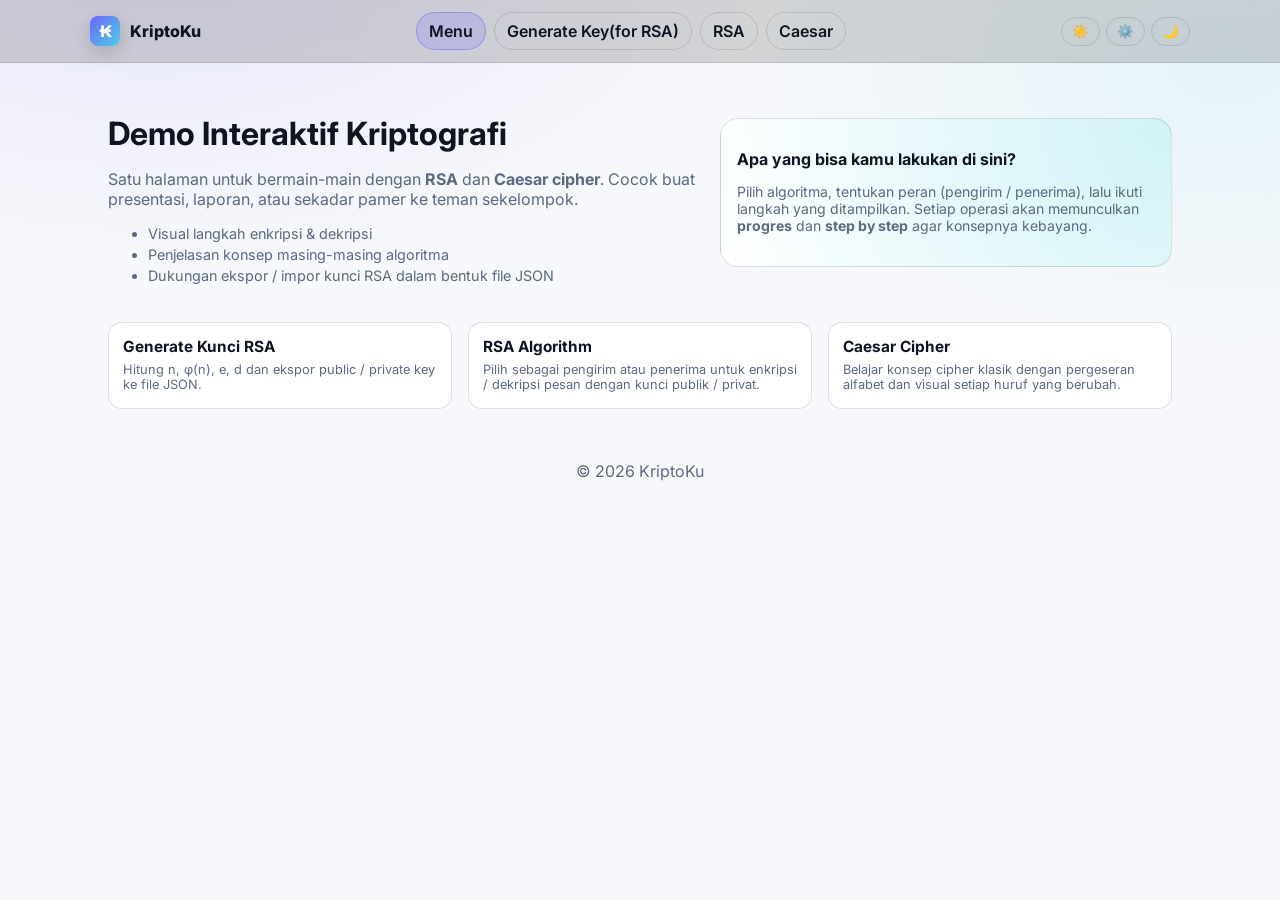
<file: index.html>
<!DOCTYPE html>
<html lang="id" data-theme="system">
<head>
  <meta charset="UTF-8" />
  <meta name="viewport" content="width=device-width, initial-scale=1.0" />
  <title>KriptoKu • Menu</title>
  <link rel="preconnect" href="https://fonts.gstatic.com" crossorigin>
  <link href="https://fonts.googleapis.com/css2?family=Inter:wght@400;600;800&display=swap" rel="stylesheet">
  <link rel="stylesheet" href="css/style.css" />
  <script defer src="js/utils.js"></script>
</head>
<body>
  <header class="site-header">
    <div class="container header-inner">
      <div class="brand">
        <span class="logo">₭</span>
        <span class="brand-name">KriptoKu</span>
      </div>
      <div class="header-actions">
        <a class="tab active" href="index.html">Menu</a>
        <a class="tab" href="rsa_keys.html">Generate Key(for RSA)</a>
        <a class="tab" href="rsa.html">RSA</a>
        <a class="tab" href="caesar.html">Caesar</a>
      </div>
      <div class="theme-toggle" role="group" aria-label="Tema">
        <button id="theme-light" class="chip" title="Tema terang">☀️</button>
        <button id="theme-system" class="chip" title="Ikuti sistem">⚙️</button>
        <button id="theme-dark" class="chip" title="Tema gelap">🌙</button>
      </div>
    </div>
  </header>

  <main class="main">
    <div class="container">
      <section class="hero-pro reveal">
        <div>
          <h1>Demo Interaktif Kriptografi</h1>
          <p>
            Satu halaman untuk bermain-main dengan <strong>RSA</strong> dan
            <strong>Caesar cipher</strong>. Cocok buat presentasi, laporan, atau sekadar pamer ke teman sekelompok.
          </p>
          <ul class="hero-points">
            <li>Visual langkah enkripsi & dekripsi</li>
            <li>Penjelasan konsep masing-masing algoritma</li>
            <li>Dukungan ekspor / impor kunci RSA dalam bentuk file JSON</li>
          </ul>
        </div>
        <aside class="hero-side">
          <h2>Apa yang bisa kamu lakukan di sini?</h2>
          <p>
            Pilih algoritma, tentukan peran (pengirim / penerima), lalu ikuti langkah yang ditampilkan.
            Setiap operasi akan memunculkan <strong>progres</strong> dan <strong>step by step</strong> agar konsepnya kebayang.
          </p>
        </aside>
      </section>

      <section class="feature-grid reveal">
        <a href="rsa_keys.html" class="feature-card">
          <strong>Generate Kunci RSA</strong>
          <small>Hitung n, φ(n), e, d dan ekspor public / private key ke file JSON.</small>
        </a>
        <a href="rsa.html" class="feature-card">
          <strong>RSA Algorithm</strong>
          <small>Pilih sebagai pengirim atau penerima untuk enkripsi / dekripsi pesan dengan kunci publik / privat.</small>
        </a>
        <a href="caesar.html" class="feature-card">
          <strong>Caesar Cipher</strong>
          <small>Belajar konsep cipher klasik dengan pergeseran alfabet dan visual setiap huruf yang berubah.</small>
        </a>
      </section>
    </div>
  </main>

  <footer class="site-footer">© <span id="year"></span> KriptoKu</footer>
  <script>document.getElementById('year').textContent=new Date().getFullYear()</script>
  <script defer src="js/theme.js"></script>
  <script defer src="js/helpers.js"></script>
</body>
</html>
</file>
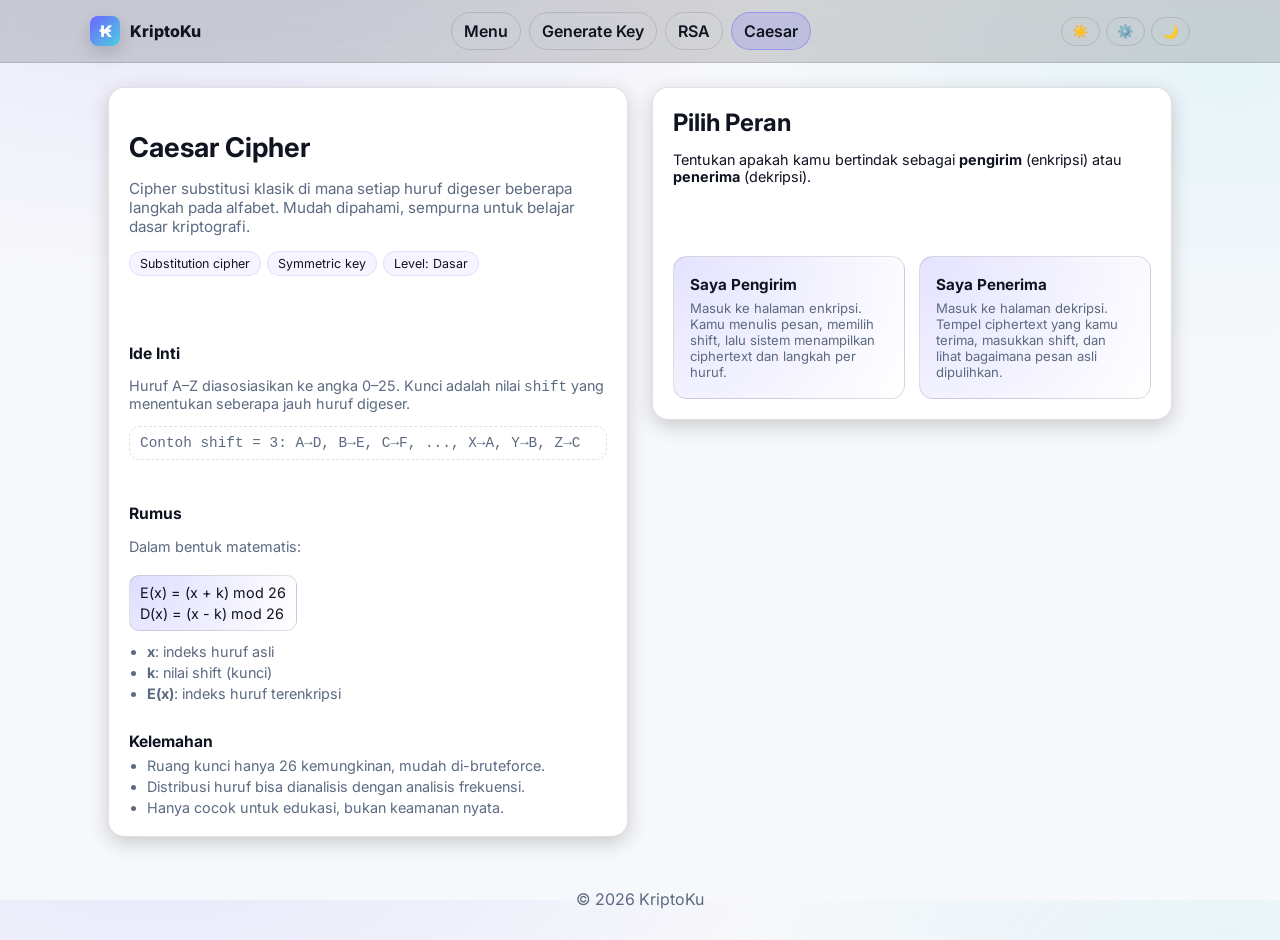
<file: caesar.html>
<!DOCTYPE html>
<html lang="id" data-theme="system">
<head>
  <meta charset="utf-8" />
  <meta name="viewport" content="width=device-width,initial-scale=1" />
  <title>KriptoKu • Caesar Algorithm</title>
  <link rel="preconnect" href="https://fonts.gstatic.com" crossorigin>
  <link href="https://fonts.googleapis.com/css2?family=Inter:wght@400;600;800&display=swap" rel="stylesheet">
  <link rel="stylesheet" href="css/style.css">
  <script defer src="js/utils.js"></script>
</head>
<body>
  <header class="site-header">
    <div class="container header-inner">
      <div class="brand">
        <span class="logo">₭</span>
        <a href="index.html" class="brand-name">KriptoKu</a>
      </div>
      <div class="header-actions">
        <a class="tab" href="index.html">Menu</a>
        <a class="tab" href="rsa_keys.html">Generate Key</a>
        <a class="tab" href="rsa.html">RSA</a>
        <a class="tab active" href="caesar.html">Caesar</a>
      </div>
      <div class="theme-toggle">
        <button id="theme-light" class="chip">☀️</button>
        <button id="theme-system" class="chip">⚙️</button>
        <button id="theme-dark" class="chip">🌙</button>
      </div>
    </div>
  </header>

  <main class="main">
    <div class="container page-grid">
      <section class="card reveal algo-panel">
        <div class="card-head">
          <div>
            <h1>Caesar Cipher</h1>
            <p class="lead">
              Cipher substitusi klasik di mana setiap huruf digeser beberapa langkah pada alfabet.
              Mudah dipahami, sempurna untuk belajar dasar kriptografi.
            </p>
          </div>
          <div class="algo-tags">
            <span class="chip-soft">Substitution cipher</span>
            <span class="chip-soft">Symmetric key</span>
            <span class="chip-soft">Level: Dasar</span>
          </div>
        </div>
        <div class="card-body algo-body">
          <div class="algo-section">
            <h3>Ide Inti</h3>
            <p>
              Huruf A–Z diasosiasikan ke angka 0–25. Kunci adalah nilai
              <code>shift</code> yang menentukan seberapa jauh huruf digeser.
            </p>
            <p class="mono-example">
              Contoh shift = 3: A→D, B→E, C→F, ..., X→A, Y→B, Z→C
            </p>
          </div>
          <div class="algo-section">
            <h3>Rumus</h3>
            <p>
              Dalam bentuk matematis:
            </p>
            <div class="formula-box">
              <span>E(x) = (x + k) mod 26</span>
              <span>D(x) = (x - k) mod 26</span>
            </div>
            <ul class="edu-list">
              <li><strong>x</strong>: indeks huruf asli</li>
              <li><strong>k</strong>: nilai shift (kunci)</li>
              <li><strong>E(x)</strong>: indeks huruf terenkripsi</li>
            </ul>
          </div>
          <div class="algo-section">
            <h3>Kelemahan</h3>
            <ul class="edu-list">
              <li>Ruang kunci hanya 26 kemungkinan, mudah di-bruteforce.</li>
              <li>Distribusi huruf bisa dianalisis dengan analisis frekuensi.</li>
              <li>Hanya cocok untuk edukasi, bukan keamanan nyata.</li>
            </ul>
          </div>
        </div>
      </section>

      <section class="card reveal roles-panel">
        <div class="card-head">
          <h2>Pilih Peran</h2>
          <p class="muted">
            Tentukan apakah kamu bertindak sebagai <strong>pengirim</strong> (enkripsi)
            atau <strong>penerima</strong> (dekripsi).
          </p>
        </div>
        <div class="card-body">
          <div class="role-cards">
            <a class="role-card" href="caesar_encrypt.html">
              <strong>Saya Pengirim</strong>
              <small>Masuk ke halaman enkripsi. Kamu menulis pesan, memilih shift, lalu sistem menampilkan ciphertext dan langkah per huruf.</small>
            </a>
            <a class="role-card" href="caesar_decrypt.html">
              <strong>Saya Penerima</strong>
              <small>Masuk ke halaman dekripsi. Tempel ciphertext yang kamu terima, masukkan shift, dan lihat bagaimana pesan asli dipulihkan.</small>
            </a>
          </div>
        </div>
      </section>
    </div>
  </main>

  <footer class="site-footer">© <span id="year"></span> KriptoKu</footer>
  <script>document.getElementById('year').textContent=new Date().getFullYear()</script>
  <script defer src="js/theme.js"></script>
  <script defer src="js/helpers.js"></script>
</body>
</html>
</file>
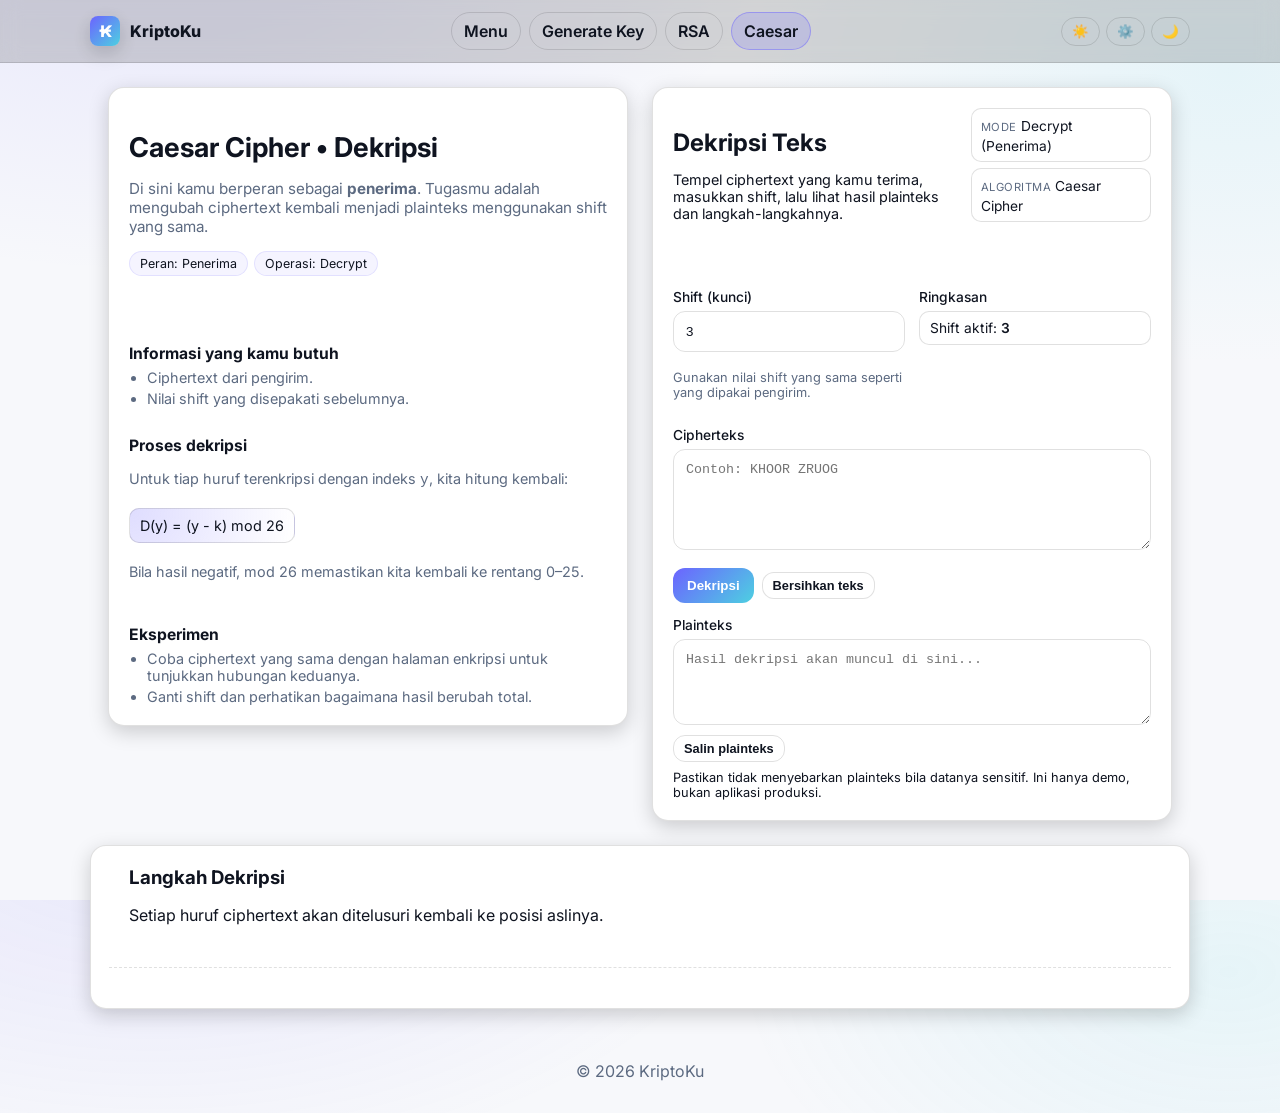
<file: caesar_decrypt.html>
<!DOCTYPE html>
<html lang="id" data-theme="system">
<head>
  <meta charset="UTF-8" />
  <meta name="viewport" content="width=device-width, initial-scale=1.0" />
  <title>KriptoKu • Caesar Decrypt</title>
  <link rel="preconnect" href="https://fonts.gstatic.com" crossorigin>
  <link href="https://fonts.googleapis.com/css2?family=Inter:wght@400;600;800&display=swap" rel="stylesheet">
  <link rel="stylesheet" href="css/style.css" />
  <script defer src="js/utils.js"></script>
</head>
<body>
  <header class="site-header">
    <div class="container header-inner">
      <div class="brand">
        <span class="logo">₭</span>
        <a href="caesar.html" class="brand-name">KriptoKu</a>
      </div>
      <div class="header-actions">
        <a class="tab" href="index.html">Menu</a>
        <a class="tab" href="rsa_keys.html">Generate Key</a>
        <a class="tab" href="rsa.html">RSA</a>
        <a class="tab active" href="caesar.html">Caesar</a>
      </div>
      <div class="theme-toggle">
        <button id="theme-light" class="chip">☀️</button>
        <button id="theme-system" class="chip">⚙️</button>
        <button id="theme-dark" class="chip">🌙</button>
      </div>
    </div>
  </header>

  <main class="main">
    <div class="container page-grid">
      <!-- Panel edukasi -->
      <section class="card reveal algo-panel">
        <div class="card-head">
          <div>
            <h1>Caesar Cipher • Dekripsi</h1>
            <p class="lead">
              Di sini kamu berperan sebagai <strong>penerima</strong>. Tugasmu adalah
              mengubah ciphertext kembali menjadi plainteks menggunakan shift yang sama.
            </p>
          </div>
          <div class="algo-tags">
            <span class="chip-soft">Peran: Penerima</span>
            <span class="chip-soft">Operasi: Decrypt</span>
          </div>
        </div>
        <div class="card-body algo-body">
          <div class="algo-section">
            <h3>Informasi yang kamu butuh</h3>
            <ul class="edu-list">
              <li>Ciphertext dari pengirim.</li>
              <li>Nilai shift yang disepakati sebelumnya.</li>
            </ul>
          </div>
          <div class="algo-section">
            <h3>Proses dekripsi</h3>
            <p>
              Untuk tiap huruf terenkripsi dengan indeks <code>y</code>, kita hitung kembali:
            </p>
            <div class="formula-box">
              <span>D(y) = (y - k) mod 26</span>
            </div>
            <p class="field-hint">
              Bila hasil negatif, mod 26 memastikan kita kembali ke rentang 0–25.
            </p>
          </div>
          <div class="algo-section">
            <h3>Eksperimen</h3>
            <ul class="edu-list">
              <li>Coba ciphertext yang sama dengan halaman enkripsi untuk tunjukkan hubungan keduanya.</li>
              <li>Ganti shift dan perhatikan bagaimana hasil berubah total.</li>
            </ul>
          </div>
        </div>
      </section>

      <!-- Workspace dekripsi -->
      <section class="card reveal workspace">
        <div class="card-head workspace-head">
          <div>
            <h2>Dekripsi Teks</h2>
            <p class="muted">
              Tempel ciphertext yang kamu terima, masukkan shift, lalu lihat hasil plainteks dan langkah-langkahnya.
            </p>
          </div>
          <div class="workspace-meta">
            <div class="meta-item">
              <span class="meta-label">Mode</span>
              <span class="meta-value">Decrypt (Penerima)</span>
            </div>
            <div class="meta-item">
              <span class="meta-label">Algoritma</span>
              <span class="meta-value">Caesar Cipher</span>
            </div>
          </div>
        </div>

        <div class="card-body workspace-body">
          <div class="field-row">
            <div class="field-group">
              <label for="shift">Shift (kunci)</label>
              <input id="shift" class="input" type="number" value="3" min="0" max="25" />
              <p class="field-hint">
                Gunakan nilai shift yang sama seperti yang dipakai pengirim.
              </p>
            </div>
            <div class="field-group">
              <label>Ringkasan</label>
              <div class="summary-box">
                <div>Shift aktif: <span id="shift-label">3</span></div>
              </div>
            </div>
          </div>

          <div class="field-group">
            <label for="cipher">Cipherteks</label>
            <textarea id="cipher" class="input" rows="5" placeholder="Contoh: KHOOR ZRUOG"></textarea>
          </div>

          <div class="actions">
            <button id="decrypt" class="btn primary">Dekripsi</button>
            <button id="clearCipher" type="button" class="btn subtle small">Bersihkan teks</button>
          </div>

          <div class="field-group">
            <label for="out">Plainteks</label>
            <textarea id="out" class="input" rows="4" readonly
              placeholder="Hasil dekripsi akan muncul di sini..."></textarea>
            <div class="field-footer">
              <button id="copy" type="button" class="btn ghost small">Salin plainteks</button>
              <span class="muted small">
                Pastikan tidak menyebarkan plainteks bila datanya sensitif. Ini hanya demo, bukan aplikasi produksi.
              </span>
            </div>
          </div>
        </div>
      </section>
    </div>

    <!-- Langkah detail -->
    <section class="container card reveal steps-card">
      <div class="card-head">
        <div>
          <h3>Langkah Dekripsi</h3>
          <p class="muted">
            Setiap huruf ciphertext akan ditelusuri kembali ke posisi aslinya.
          </p>
        </div>
        <div class="progressbar">
          <span id="prog"></span>
        </div>
      </div>
      <div class="card-body steps-wrap">
        <div id="steps" class="steps"></div>
      </div>
    </section>
  </main>

  <footer class="site-footer">© <span id="year"></span> KriptoKu</footer>
  <script>
    document.getElementById('year').textContent = new Date().getFullYear();
    document.addEventListener('DOMContentLoaded', () => {
      const shift = document.getElementById('shift');
      const shiftLabel = document.getElementById('shift-label');
      const clearBtn = document.getElementById('clearCipher');
      const cipher = document.getElementById('cipher');

      if (shift && shiftLabel) {
        const updateShift = () => shiftLabel.textContent = shift.value || '0';
        shift.addEventListener('input', updateShift);
        updateShift();
      }

      if (clearBtn && cipher) {
        clearBtn.addEventListener('click', () => cipher.value = '');
      }
    });
  </script>
  <script defer src="js/theme.js"></script>
  <script defer src="js/helpers.js"></script>
  <script defer src="js/caesar_decrypt.js"></script>
</body>
</html>
</file>
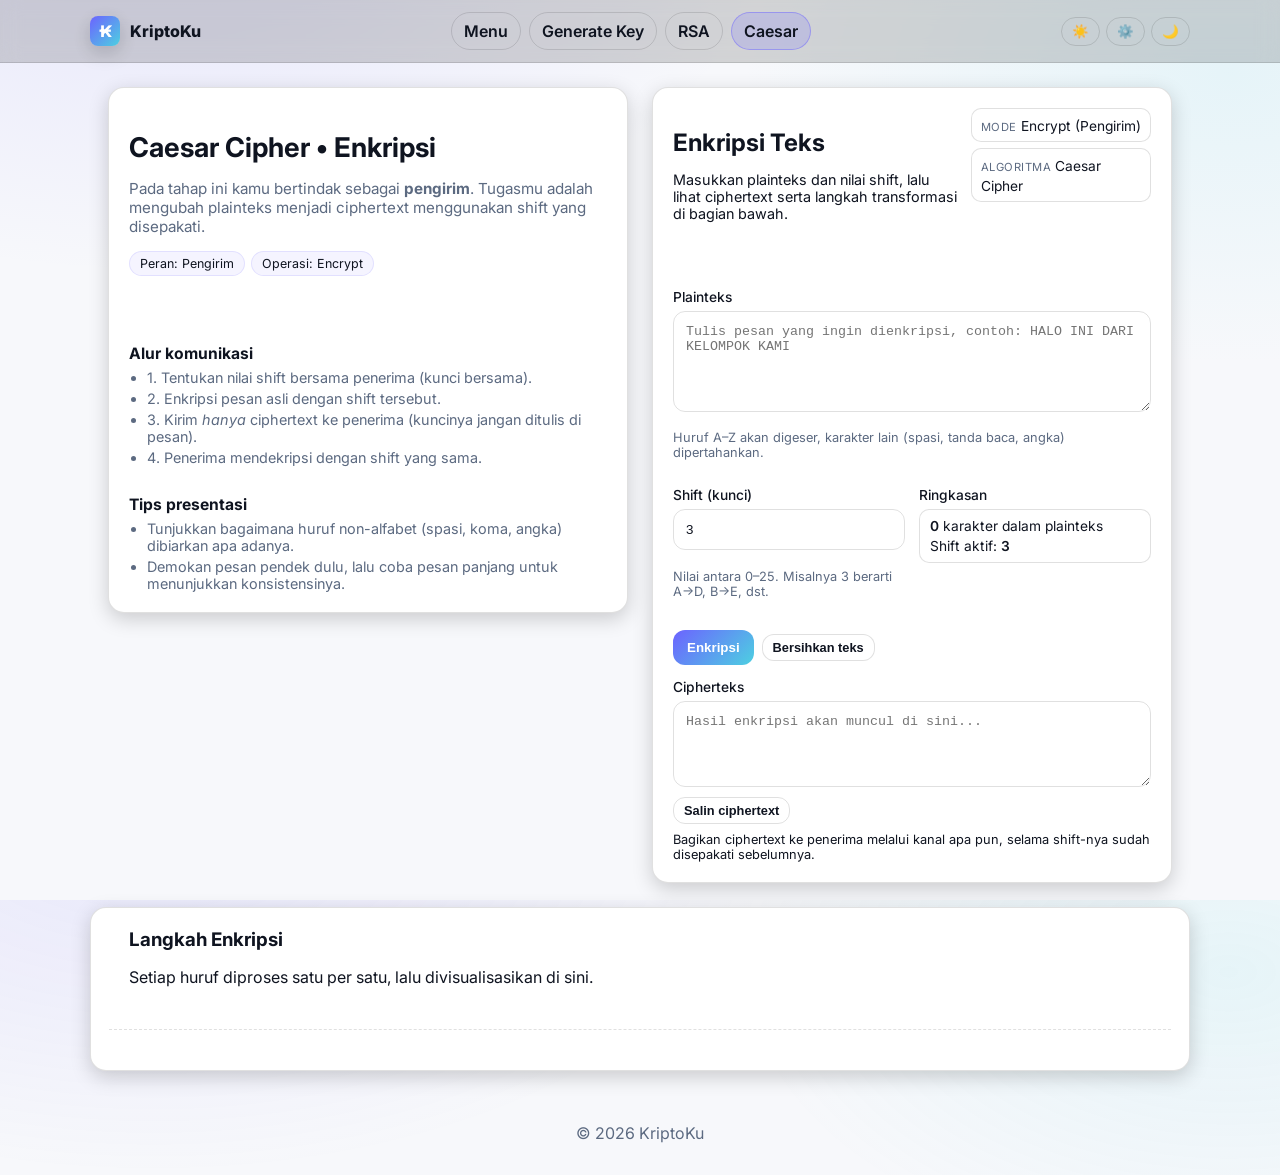
<file: caesar_encrypt.html>
<!DOCTYPE html>
<html lang="id" data-theme="system">
<head>
  <meta charset="UTF-8" />
  <meta name="viewport" content="width=device-width, initial-scale=1.0" />
  <title>KriptoKu • Caesar Encrypt</title>
  <link rel="preconnect" href="https://fonts.gstatic.com" crossorigin>
  <link href="https://fonts.googleapis.com/css2?family=Inter:wght@400;600;800&display=swap" rel="stylesheet">
  <link rel="stylesheet" href="css/style.css" />
  <script defer src="js/utils.js"></script>
</head>
<body>
  <header class="site-header">
    <div class="container header-inner">
      <div class="brand">
        <span class="logo">₭</span>
        <a href="caesar.html" class="brand-name">KriptoKu</a>
      </div>
      <div class="header-actions">
        <a class="tab" href="index.html">Menu</a>
        <a class="tab" href="rsa_keys.html">Generate Key</a>
        <a class="tab" href="rsa.html">RSA</a>
        <a class="tab active" href="caesar.html">Caesar</a>
      </div>
      <div class="theme-toggle">
        <button id="theme-light" class="chip">☀️</button>
        <button id="theme-system" class="chip">⚙️</button>
        <button id="theme-dark" class="chip">🌙</button>
      </div>
    </div>
  </header>

  <main class="main">
    <div class="container page-grid">
      <!-- Panel edukasi -->
      <section class="card reveal algo-panel">
        <div class="card-head">
          <div>
            <h1>Caesar Cipher • Enkripsi</h1>
            <p class="lead">
              Pada tahap ini kamu bertindak sebagai <strong>pengirim</strong>. Tugasmu adalah
              mengubah plainteks menjadi ciphertext menggunakan shift yang disepakati.
            </p>
          </div>
          <div class="algo-tags">
            <span class="chip-soft">Peran: Pengirim</span>
            <span class="chip-soft">Operasi: Encrypt</span>
          </div>
        </div>
        <div class="card-body algo-body">
          <div class="algo-section">
            <h3>Alur komunikasi</h3>
            <ul class="edu-list">
              <li>1. Tentukan nilai shift bersama penerima (kunci bersama).</li>
              <li>2. Enkripsi pesan asli dengan shift tersebut.</li>
              <li>3. Kirim <em>hanya</em> ciphertext ke penerima (kuncinya jangan ditulis di pesan).</li>
              <li>4. Penerima mendekripsi dengan shift yang sama.</li>
            </ul>
          </div>
          <div class="algo-section">
            <h3>Tips presentasi</h3>
            <ul class="edu-list">
              <li>Tunjukkan bagaimana huruf non-alfabet (spasi, koma, angka) dibiarkan apa adanya.</li>
              <li>Demokan pesan pendek dulu, lalu coba pesan panjang untuk menunjukkan konsistensinya.</li>
            </ul>
          </div>
        </div>
      </section>

      <!-- Workspace enkripsi -->
      <section class="card reveal workspace">
        <div class="card-head workspace-head">
          <div>
            <h2>Enkripsi Teks</h2>
            <p class="muted">
              Masukkan plainteks dan nilai shift, lalu lihat ciphertext serta langkah transformasi
              di bagian bawah.
            </p>
          </div>
          <div class="workspace-meta">
            <div class="meta-item">
              <span class="meta-label">Mode</span>
              <span class="meta-value">Encrypt (Pengirim)</span>
            </div>
            <div class="meta-item">
              <span class="meta-label">Algoritma</span>
              <span class="meta-value">Caesar Cipher</span>
            </div>
          </div>
        </div>

        <div class="card-body workspace-body">
          <div class="field-group">
            <label for="plain">Plainteks</label>
            <textarea id="plain" rows="5" class="input"
              placeholder="Tulis pesan yang ingin dienkripsi, contoh: HALO INI DARI KELOMPOK KAMI"></textarea>
            <p class="field-hint">
              Huruf A–Z akan digeser, karakter lain (spasi, tanda baca, angka) dipertahankan.
            </p>
          </div>

          <div class="field-row">
            <div class="field-group">
              <label for="shift">Shift (kunci)</label>
              <input id="shift" class="input" type="number" value="3" min="0" max="25" />
              <p class="field-hint">
                Nilai antara 0–25. Misalnya 3 berarti A→D, B→E, dst.
              </p>
            </div>
            <div class="field-group">
              <label>Ringkasan</label>
              <div class="summary-box">
                <div><span id="len-plain">0</span> karakter dalam plainteks</div>
                <div>Shift aktif: <span id="shift-label">3</span></div>
              </div>
            </div>
          </div>

          <div class="actions">
            <button id="encrypt" class="btn primary">Enkripsi</button>
            <button id="clearPlain" type="button" class="btn subtle small">Bersihkan teks</button>
          </div>

          <div class="field-group">
            <label for="out">Cipherteks</label>
            <textarea id="out" class="input" rows="4" readonly
              placeholder="Hasil enkripsi akan muncul di sini..."></textarea>
            <div class="field-footer">
              <button id="copy" type="button" class="btn ghost small">Salin ciphertext</button>
              <span class="muted small">
                Bagikan ciphertext ke penerima melalui kanal apa pun, selama shift-nya sudah disepakati sebelumnya.
              </span>
            </div>
          </div>
        </div>
      </section>
    </div>

    <!-- Langkah detail -->
    <section class="container card reveal steps-card">
      <div class="card-head">
        <div>
          <h3>Langkah Enkripsi</h3>
          <p class="muted">
            Setiap huruf diproses satu per satu, lalu divisualisasikan di sini.
          </p>
        </div>
        <div class="progressbar">
          <span id="prog"></span>
        </div>
      </div>
      <div class="card-body steps-wrap">
        <div id="steps" class="steps"></div>
      </div>
    </section>
  </main>

  <footer class="site-footer">© <span id="year"></span> KriptoKu</footer>
  <script>
    document.getElementById('year').textContent = new Date().getFullYear();

    document.addEventListener('DOMContentLoaded', () => {
      const plain = document.getElementById('plain');
      const lenPlain = document.getElementById('len-plain');
      const shift = document.getElementById('shift');
      const shiftLabel = document.getElementById('shift-label');
      const clearBtn = document.getElementById('clearPlain');

      if (plain && lenPlain) {
        const updateLen = () => lenPlain.textContent = plain.value.length;
        plain.addEventListener('input', updateLen);
        updateLen();
      }

      if (shift && shiftLabel) {
        const updateShift = () => shiftLabel.textContent = shift.value || '0';
        shift.addEventListener('input', updateShift);
        updateShift();
      }

      if (clearBtn && plain && lenPlain) {
        clearBtn.addEventListener('click', () => {
          plain.value = '';
          lenPlain.textContent = '0';
        });
      }
    });
  </script>
  <script defer src="js/theme.js"></script>
  <script defer src="js/helpers.js"></script>
  <script defer src="js/caesar_encrypt.js"></script>
</body>
</html>
</file>
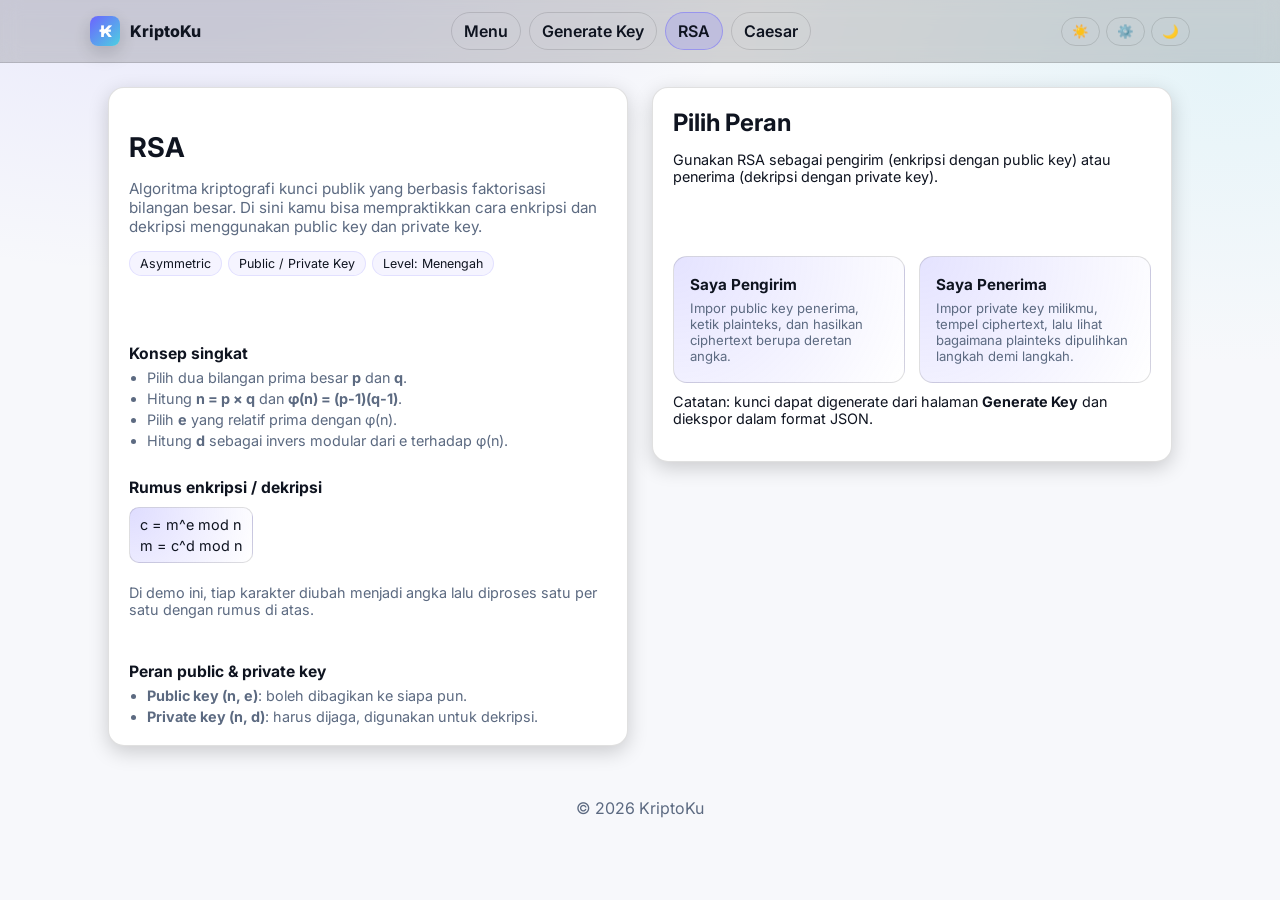
<file: rsa.html>
<!DOCTYPE html>
<html lang="id" data-theme="system">
<head>
  <meta charset="utf-8" />
  <meta name="viewport" content="width=device-width,initial-scale=1" />
  <title>KriptoKu • RSA Algorithm</title>
  <link rel="preconnect" href="https://fonts.gstatic.com" crossorigin>
  <link href="https://fonts.googleapis.com/css2?family=Inter:wght@400;600;800&display=swap" rel="stylesheet">
  <link rel="stylesheet" href="css/style.css">
  <script defer src="js/utils.js"></script>
</head>
<body>
  <header class="site-header">
    <div class="container header-inner">
      <div class="brand">
        <span class="logo">₭</span>
        <a href="index.html" class="brand-name">KriptoKu</a>
      </div>
      <div class="header-actions">
        <a class="tab" href="index.html">Menu</a>
        <a class="tab" href="rsa_keys.html">Generate Key</a>
        <a class="tab active" href="rsa.html">RSA</a>
        <a class="tab" href="caesar.html">Caesar</a>
      </div>
      <div class="theme-toggle">
        <button id="theme-light" class="chip">☀️</button>
        <button id="theme-system" class="chip">⚙️</button>
        <button id="theme-dark" class="chip">🌙</button>
      </div>
    </div>
  </header>

  <main class="main">
    <div class="container page-grid">
      <section class="card reveal algo-panel">
        <div class="card-head">
          <div>
            <h1>RSA</h1>
            <p class="lead">
              Algoritma kriptografi kunci publik yang berbasis faktorisasi bilangan besar.
              Di sini kamu bisa mempraktikkan cara enkripsi dan dekripsi menggunakan public key dan private key.
            </p>
          </div>
          <div class="algo-tags">
            <span class="chip-soft">Asymmetric</span>
            <span class="chip-soft">Public / Private Key</span>
            <span class="chip-soft">Level: Menengah</span>
          </div>
        </div>
        <div class="card-body algo-body">
          <div class="algo-section">
            <h3>Konsep singkat</h3>
            <ul class="edu-list">
              <li>Pilih dua bilangan prima besar <strong>p</strong> dan <strong>q</strong>.</li>
              <li>Hitung <strong>n = p × q</strong> dan <strong>φ(n) = (p-1)(q-1)</strong>.</li>
              <li>Pilih <strong>e</strong> yang relatif prima dengan φ(n).</li>
              <li>Hitung <strong>d</strong> sebagai invers modular dari e terhadap φ(n).</li>
            </ul>
          </div>
          <div class="algo-section">
            <h3>Rumus enkripsi / dekripsi</h3>
            <div class="formula-box">
              <span>c = m^e mod n</span>
              <span>m = c^d mod n</span>
            </div>
            <p class="field-hint">
              Di demo ini, tiap karakter diubah menjadi angka lalu diproses satu per satu dengan rumus di atas.
            </p>
          </div>
          <div class="algo-section">
            <h3>Peran public & private key</h3>
            <ul class="edu-list">
              <li><strong>Public key (n, e)</strong>: boleh dibagikan ke siapa pun.</li>
              <li><strong>Private key (n, d)</strong>: harus dijaga, digunakan untuk dekripsi.</li>
            </ul>
          </div>
        </div>
      </section>

      <section class="card reveal roles-panel">
        <div class="card-head">
          <h2>Pilih Peran</h2>
          <p class="muted">
            Gunakan RSA sebagai pengirim (enkripsi dengan public key) atau penerima (dekripsi dengan private key).
          </p>
        </div>
        <div class="card-body">
          <div class="role-cards">
            <a class="role-card" href="rsa_encrypt.html">
              <strong>Saya Pengirim</strong>
              <small>Impor public key penerima, ketik plainteks, dan hasilkan ciphertext berupa deretan angka.</small>
            </a>
            <a class="role-card" href="rsa_decrypt.html">
              <strong>Saya Penerima</strong>
              <small>Impor private key milikmu, tempel ciphertext, lalu lihat bagaimana plainteks dipulihkan langkah demi langkah.</small>
            </a>
          </div>
          <p class="muted small" style="margin-top:10px">
            Catatan: kunci dapat digenerate dari halaman <strong>Generate Key</strong> dan diekspor dalam format JSON.
          </p>
        </div>
      </section>
    </div>
  </main>

  <footer class="site-footer">© <span id="year"></span> KriptoKu</footer>
  <script>document.getElementById('year').textContent=new Date().getFullYear()</script>
  <script defer src="js/theme.js"></script>
  <script defer src="js/helpers.js"></script>
</body>
</html>
</file>
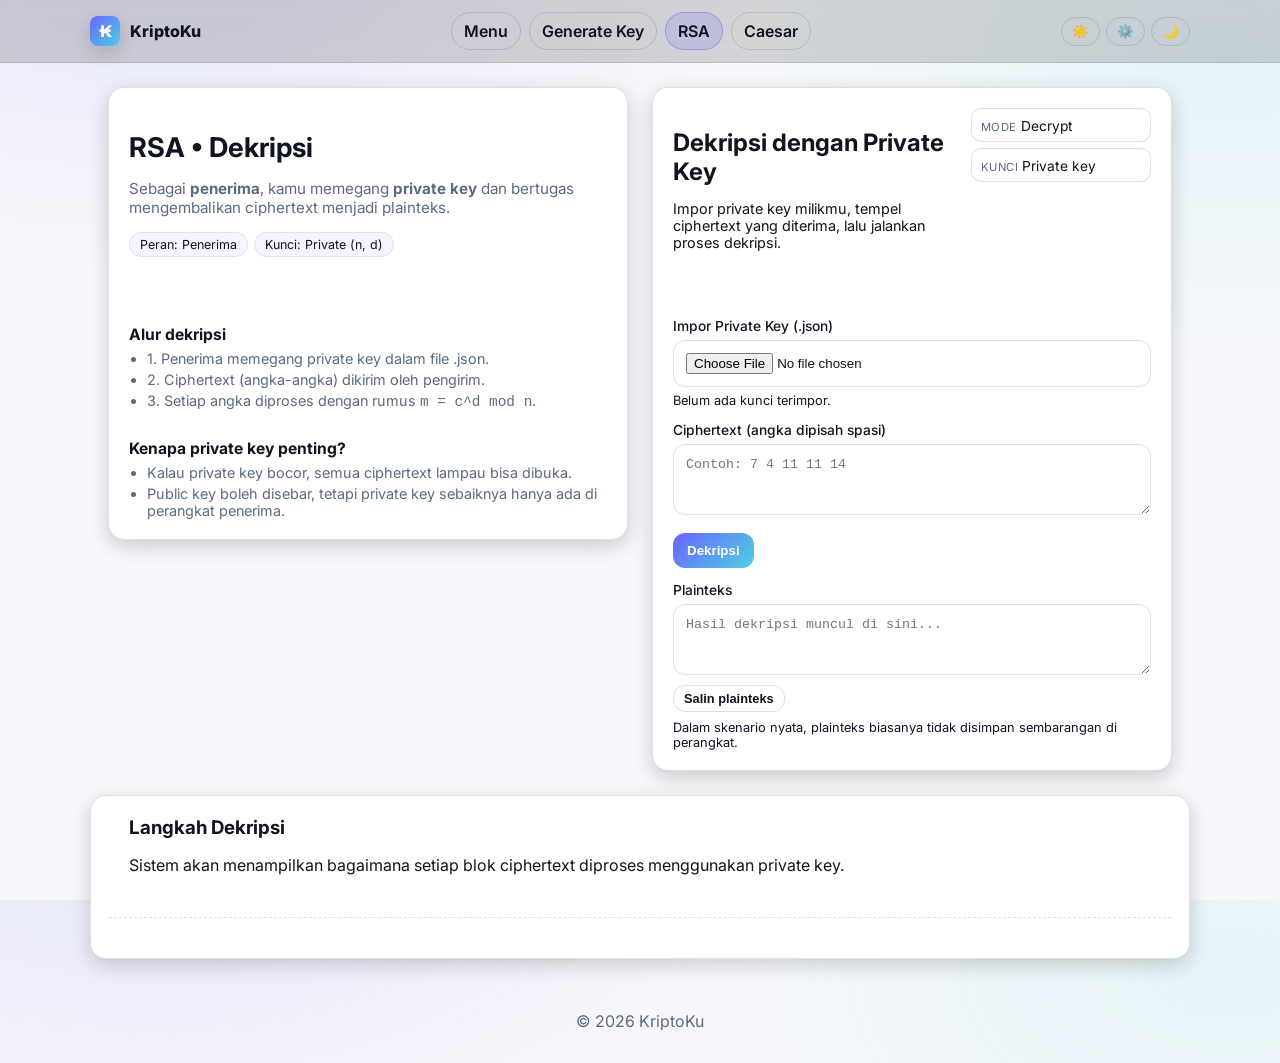
<file: rsa_decrypt.html>
<!DOCTYPE html>
<html lang="id" data-theme="system">
<head>
  <meta charset="UTF-8" />
  <meta name="viewport" content="width=device-width, initial-scale=1.0" />
  <title>KriptoKu • RSA Decrypt</title>
  <link rel="preconnect" href="https://fonts.gstatic.com" crossorigin>
  <link href="https://fonts.googleapis.com/css2?family=Inter:wght@400;600;800&display=swap" rel="stylesheet">
  <link rel="stylesheet" href="css/style.css" />
  <script defer src="js/utils.js"></script>
</head>
<body>
  <header class="site-header">
    <div class="container header-inner">
      <div class="brand">
        <span class="logo">₭</span>
        <a href="rsa.html" class="brand-name">KriptoKu</a>
      </div>
      <div class="header-actions">
        <a class="tab" href="index.html">Menu</a>
        <a class="tab" href="rsa_keys.html">Generate Key</a>
        <a class="tab active" href="rsa.html">RSA</a>
        <a class="tab" href="caesar.html">Caesar</a>
      </div>
      <div class="theme-toggle">
        <button id="theme-light" class="chip">☀️</button>
        <button id="theme-system" class="chip">⚙️</button>
        <button id="theme-dark" class="chip">🌙</button>
      </div>
    </div>
  </header>

  <main class="main">
    <div class="container page-grid">
      <!-- Edukasi -->
      <section class="card reveal algo-panel">
        <div class="card-head">
          <div>
            <h1>RSA • Dekripsi</h1>
            <p class="lead">
              Sebagai <strong>penerima</strong>, kamu memegang <strong>private key</strong> dan
              bertugas mengembalikan ciphertext menjadi plainteks.
            </p>
          </div>
          <div class="algo-tags">
            <span class="chip-soft">Peran: Penerima</span>
            <span class="chip-soft">Kunci: Private (n, d)</span>
          </div>
        </div>
        <div class="card-body algo-body">
          <div class="algo-section">
            <h3>Alur dekripsi</h3>
            <ul class="edu-list">
              <li>1. Penerima memegang private key dalam file .json.</li>
              <li>2. Ciphertext (angka-angka) dikirim oleh pengirim.</li>
              <li>3. Setiap angka diproses dengan rumus <code>m = c^d mod n</code>.</li>
            </ul>
          </div>
          <div class="algo-section">
            <h3>Kenapa private key penting?</h3>
            <ul class="edu-list">
              <li>Kalau private key bocor, semua ciphertext lampau bisa dibuka.</li>
              <li>Public key boleh disebar, tetapi private key sebaiknya hanya ada di perangkat penerima.</li>
            </ul>
          </div>
        </div>
      </section>

      <!-- Workspace -->
      <section class="card reveal workspace">
        <div class="card-head workspace-head">
          <div>
            <h2>Dekripsi dengan Private Key</h2>
            <p class="muted">
              Impor private key milikmu, tempel ciphertext yang diterima, lalu jalankan proses dekripsi.
            </p>
          </div>
          <div class="workspace-meta">
            <div class="meta-item">
              <span class="meta-label">Mode</span>
              <span class="meta-value">Decrypt</span>
            </div>
            <div class="meta-item">
              <span class="meta-label">Kunci</span>
              <span class="meta-value">Private key</span>
            </div>
          </div>
        </div>

        <div class="card-body workspace-body">
          <div class="field-group">
            <label for="privFile">Impor Private Key (.json)</label>
            <input id="privFile" class="input" type="file" accept=".json" />
            <div id="privInfo" class="small muted">Belum ada kunci terimpor.</div>
          </div>

          <div class="field-group">
            <label for="cipher">Ciphertext (angka dipisah spasi)</label>
            <textarea id="cipher" class="input" rows="3"
              placeholder="Contoh: 7 4 11 11 14"></textarea>
          </div>

          <div class="actions">
            <button id="decrypt" class="btn primary">Dekripsi</button>
          </div>

          <div class="field-group">
            <label for="plain">Plainteks</label>
            <textarea id="plain" class="input" rows="3" readonly
              placeholder="Hasil dekripsi muncul di sini..."></textarea>
            <div class="field-footer">
              <button id="copyPlain" class="btn ghost small">Salin plainteks</button>
              <span class="muted small">
                Dalam skenario nyata, plainteks biasanya tidak disimpan sembarangan di perangkat.
              </span>
            </div>
          </div>
        </div>
      </section>
    </div>

    <section class="container card reveal steps-card">
      <div class="card-head">
        <div>
          <h3>Langkah Dekripsi</h3>
          <p class="muted">
            Sistem akan menampilkan bagaimana setiap blok ciphertext diproses menggunakan private key.
          </p>
        </div>
        <div class="progressbar"><span id="prog"></span></div>
      </div>
      <div class="card-body steps-wrap">
        <div id="steps" class="steps"></div>
      </div>
    </section>
  </main>

  <footer class="site-footer">© <span id="year"></span> KriptoKu</footer>
  <script>document.getElementById('year').textContent=new Date().getFullYear()</script>
  <script defer src="js/theme.js"></script>
  <script defer src="js/helpers.js"></script>
  <script defer src="js/rsa_decrypt.js"></script>
</body>
</html>
</file>
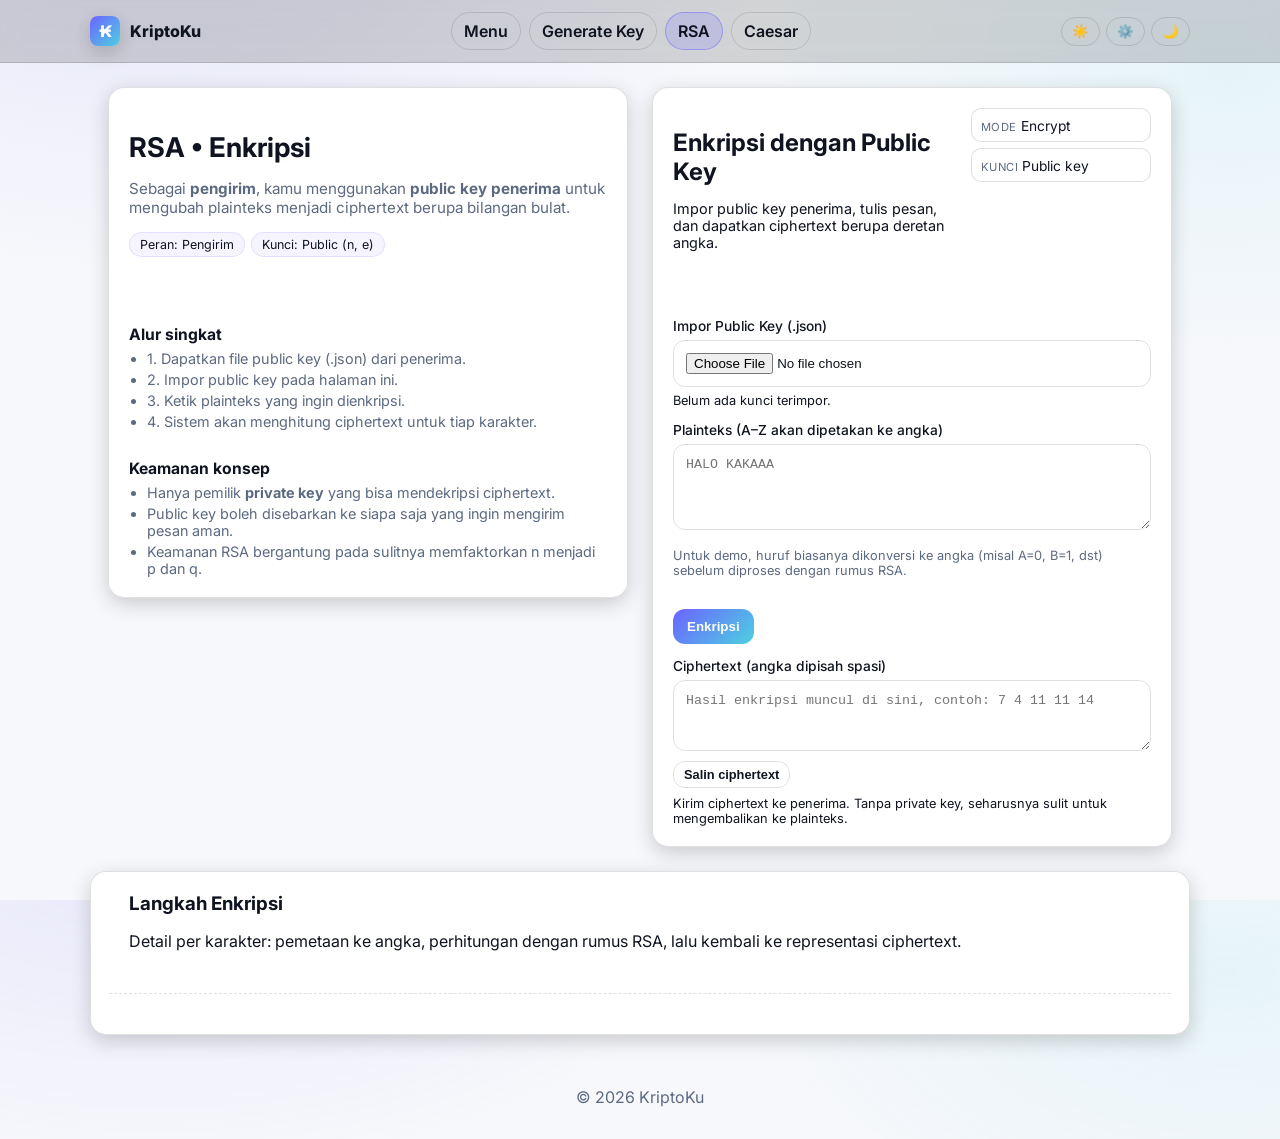
<file: rsa_encrypt.html>
<!DOCTYPE html>
<html lang="id" data-theme="system">
<head>
  <meta charset="UTF-8" />
  <meta name="viewport" content="width=device-width, initial-scale=1.0" />
  <title>KriptoKu • RSA Encrypt</title>
  <link rel="preconnect" href="https://fonts.gstatic.com" crossorigin>
  <link href="https://fonts.googleapis.com/css2?family=Inter:wght@400;600;800&display=swap" rel="stylesheet">
  <link rel="stylesheet" href="css/style.css" />
  <script defer src="js/utils.js"></script>
</head>
<body>
  <header class="site-header">
    <div class="container header-inner">
      <div class="brand">
        <span class="logo">₭</span>
        <a href="rsa.html" class="brand-name">KriptoKu</a>
      </div>
      <div class="header-actions">
        <a class="tab" href="index.html">Menu</a>
        <a class="tab" href="rsa_keys.html">Generate Key</a>
        <a class="tab active" href="rsa.html">RSA</a>
        <a class="tab" href="caesar.html">Caesar</a>
      </div>
      <div class="theme-toggle">
        <button id="theme-light" class="chip">☀️</button>
        <button id="theme-system" class="chip">⚙️</button>
        <button id="theme-dark" class="chip">🌙</button>
      </div>
    </div>
  </header>

  <main class="main">
    <div class="container page-grid">
      <!-- Edukasi -->
      <section class="card reveal algo-panel">
        <div class="card-head">
          <div>
            <h1>RSA • Enkripsi</h1>
            <p class="lead">
              Sebagai <strong>pengirim</strong>, kamu menggunakan <strong>public key
              penerima</strong> untuk mengubah plainteks menjadi ciphertext berupa bilangan bulat.
            </p>
          </div>
          <div class="algo-tags">
            <span class="chip-soft">Peran: Pengirim</span>
            <span class="chip-soft">Kunci: Public (n, e)</span>
          </div>
        </div>
        <div class="card-body algo-body">
          <div class="algo-section">
            <h3>Alur singkat</h3>
            <ul class="edu-list">
              <li>1. Dapatkan file public key (.json) dari penerima.</li>
              <li>2. Impor public key pada halaman ini.</li>
              <li>3. Ketik plainteks yang ingin dienkripsi.</li>
              <li>4. Sistem akan menghitung ciphertext untuk tiap karakter.</li>
            </ul>
          </div>
          <div class="algo-section">
            <h3>Keamanan konsep</h3>
            <ul class="edu-list">
              <li>Hanya pemilik <strong>private key</strong> yang bisa mendekripsi ciphertext.</li>
              <li>Public key boleh disebarkan ke siapa saja yang ingin mengirim pesan aman.</li>
              <li>Keamanan RSA bergantung pada sulitnya memfaktorkan n menjadi p dan q.</li>
            </ul>
          </div>
        </div>
      </section>

      <!-- Workspace -->
      <section class="card reveal workspace">
        <div class="card-head workspace-head">
          <div>
            <h2>Enkripsi dengan Public Key</h2>
            <p class="muted">
              Impor public key penerima, tulis pesan, dan dapatkan ciphertext berupa deretan angka.
            </p>
          </div>
          <div class="workspace-meta">
            <div class="meta-item">
              <span class="meta-label">Mode</span>
              <span class="meta-value">Encrypt</span>
            </div>
            <div class="meta-item">
              <span class="meta-label">Kunci</span>
              <span class="meta-value">Public key</span>
            </div>
          </div>
        </div>

        <div class="card-body workspace-body">
          <div class="field-group">
            <label for="pubFile">Impor Public Key (.json)</label>
            <input id="pubFile" class="input" type="file" accept=".json" />
            <div id="pubInfo" class="small muted">Belum ada kunci terimpor.</div>
          </div>

          <div class="field-group">
            <label for="plain">Plainteks (A–Z akan dipetakan ke angka)</label>
            <textarea id="plain" class="input" rows="4"
              placeholder="HALO KAKAAA"></textarea>
            <p class="field-hint">
              Untuk demo, huruf biasanya dikonversi ke angka (misal A=0, B=1, dst) sebelum diproses dengan rumus RSA.
            </p>
          </div>

          <div class="actions">
            <button id="encrypt" class="btn primary">Enkripsi</button>
          </div>

          <div class="field-group">
            <label for="cipher">Ciphertext (angka dipisah spasi)</label>
            <textarea id="cipher" class="input" rows="3" readonly
              placeholder="Hasil enkripsi muncul di sini, contoh: 7 4 11 11 14"></textarea>
            <div class="field-footer">
              <button id="copyCipher" class="btn ghost small">Salin ciphertext</button>
              <span class="muted small">
                Kirim ciphertext ke penerima. Tanpa private key, seharusnya sulit untuk mengembalikan ke plainteks.
              </span>
            </div>
          </div>
        </div>
      </section>
    </div>

    <section class="container card reveal steps-card">
      <div class="card-head">
        <div>
          <h3>Langkah Enkripsi</h3>
          <p class="muted">
            Detail per karakter: pemetaan ke angka, perhitungan dengan rumus RSA, lalu kembali ke representasi ciphertext.
          </p>
        </div>
        <div class="progressbar"><span id="prog"></span></div>
      </div>
      <div class="card-body steps-wrap">
        <div id="steps" class="steps"></div>
      </div>
    </section>
  </main>

  <footer class="site-footer">© <span id="year"></span> KriptoKu</footer>
  <script>document.getElementById('year').textContent=new Date().getFullYear()</script>
  <script defer src="js/theme.js"></script>
  <script defer src="js/helpers.js"></script>
  <script defer src="js/rsa_encrypt.js"></script>
</body>
</html>
</file>
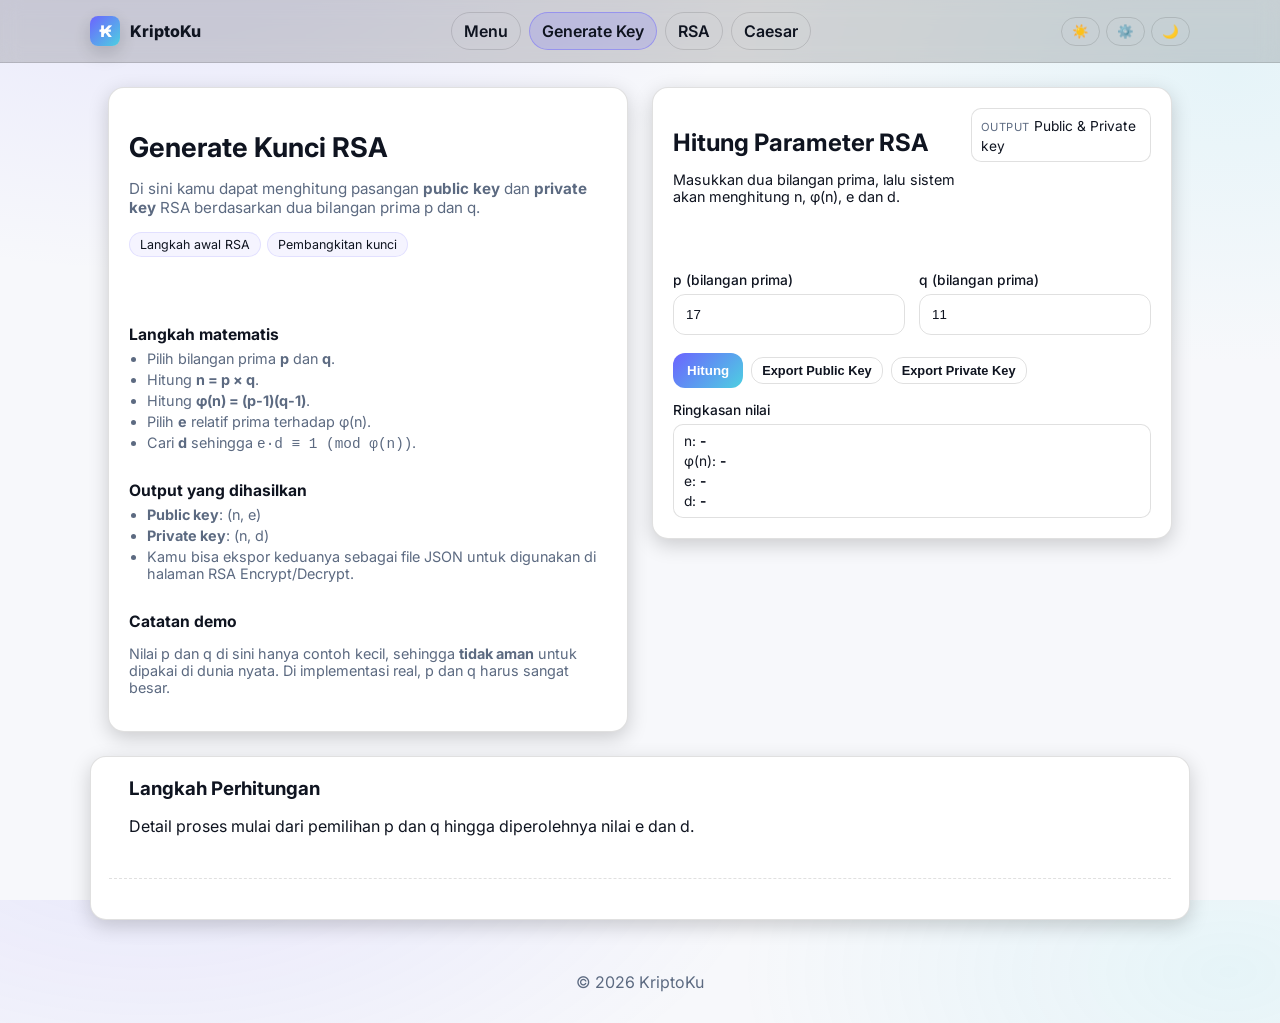
<file: rsa_keys.html>
<!DOCTYPE html>
<html lang="id" data-theme="system">
<head>
  <meta charset="UTF-8" />
  <meta name="viewport" content="width=device-width, initial-scale=1.0" />
  <title>KriptoKu • Generate RSA Keys</title>
  <link rel="preconnect" href="https://fonts.gstatic.com" crossorigin>
  <link href="https://fonts.googleapis.com/css2?family=Inter:wght@400;600;800&display=swap" rel="stylesheet">
  <link rel="stylesheet" href="css/style.css" />
  <script defer src="js/utils.js"></script>
</head>
<body>
  <header class="site-header">
    <div class="container header-inner">
      <div class="brand">
        <span class="logo">₭</span>
        <a href="index.html" class="brand-name">KriptoKu</a>
      </div>
      <div class="header-actions">
        <a class="tab" href="index.html">Menu</a>
        <a class="tab active" href="rsa_keys.html">Generate Key</a>
        <a class="tab" href="rsa.html">RSA</a>
        <a class="tab" href="caesar.html">Caesar</a>
      </div>
      <div class="theme-toggle">
        <button id="theme-light" class="chip">☀️</button>
        <button id="theme-system" class="chip">⚙️</button>
        <button id="theme-dark" class="chip">🌙</button>
      </div>
    </div>
  </header>

  <main class="main">
    <div class="container page-grid">
      <!-- Edukasi -->
      <section class="card reveal algo-panel">
        <div class="card-head">
          <div>
            <h1>Generate Kunci RSA</h1>
            <p class="lead">
              Di sini kamu dapat menghitung pasangan <strong>public key</strong> dan
              <strong>private key</strong> RSA berdasarkan dua bilangan prima p dan q.
            </p>
          </div>
          <div class="algo-tags">
            <span class="chip-soft">Langkah awal RSA</span>
            <span class="chip-soft">Pembangkitan kunci</span>
          </div>
        </div>
        <div class="card-body algo-body">
          <div class="algo-section">
            <h3>Langkah matematis</h3>
            <ul class="edu-list">
              <li>Pilih bilangan prima <strong>p</strong> dan <strong>q</strong>.</li>
              <li>Hitung <strong>n = p × q</strong>.</li>
              <li>Hitung <strong>φ(n) = (p-1)(q-1)</strong>.</li>
              <li>Pilih <strong>e</strong> relatif prima terhadap φ(n).</li>
              <li>Cari <strong>d</strong> sehingga <code>e·d ≡ 1 (mod φ(n))</code>.</li>
            </ul>
          </div>
          <div class="algo-section">
            <h3>Output yang dihasilkan</h3>
            <ul class="edu-list">
              <li><strong>Public key</strong>: (n, e)</li>
              <li><strong>Private key</strong>: (n, d)</li>
              <li>Kamu bisa ekspor keduanya sebagai file JSON untuk digunakan di halaman RSA Encrypt/Decrypt.</li>
            </ul>
          </div>
          <div class="algo-section">
            <h3>Catatan demo</h3>
            <p class="field-hint">
              Nilai p dan q di sini hanya contoh kecil, sehingga <strong>tidak aman</strong> untuk dipakai di dunia nyata.
              Di implementasi real, p dan q harus sangat besar.
            </p>
          </div>
        </div>
      </section>

      <!-- Workspace -->
      <section class="card reveal workspace">
        <div class="card-head workspace-head">
          <div>
            <h2>Hitung Parameter RSA</h2>
            <p class="muted">
              Masukkan dua bilangan prima, lalu sistem akan menghitung n, φ(n), e dan d.
            </p>
          </div>
          <div class="workspace-meta">
            <div class="meta-item">
              <span class="meta-label">Output</span>
              <span class="meta-value">Public & Private key</span>
            </div>
          </div>
        </div>

        <div class="card-body workspace-body">
          <div class="field-row">
            <div class="field-group">
              <label for="p">p (bilangan prima)</label>
              <input id="p" class="input" type="number" value="17" />
            </div>
            <div class="field-group">
              <label for="q">q (bilangan prima)</label>
              <input id="q" class="input" type="number" value="11" />
            </div>
          </div>

          <div class="actions">
            <button id="gen" class="btn primary">Hitung</button>
            <button id="exportPub" class="btn ghost small">Export Public Key</button>
            <button id="exportPriv" class="btn ghost small">Export Private Key</button>
          </div>

          <div class="field-group">
            <label>Ringkasan nilai</label>
            <div class="summary-box">
              <div>n: <strong id="nVal">-</strong></div>
              <div>φ(n): <strong id="phiVal">-</strong></div>
              <div>e: <strong id="eVal">-</strong></div>
              <div>d: <strong id="dVal">-</strong></div>
            </div>
          </div>
        </div>
      </section>
    </div>

    <section class="container card reveal steps-card">
      <div class="card-head">
        <div>
          <h3>Langkah Perhitungan</h3>
          <p class="muted">
            Detail proses mulai dari pemilihan p dan q hingga diperolehnya nilai e dan d.
          </p>
        </div>
        <div class="progressbar"><span id="prog"></span></div>
      </div>
      <div class="card-body steps-wrap">
        <div id="steps" class="steps"></div>
      </div>
    </section>
  </main>

  <footer class="site-footer">© <span id="year"></span> KriptoKu</footer>
  <script>document.getElementById('year').textContent=new Date().getFullYear()</script>
  <script defer src="js/theme.js"></script>
  <script defer src="js/helpers.js"></script>
  <script defer src="js/rsa_keys.js"></script>
</body>
</html>
</file>
<file: css/style.css>
/* =========================
   KriptoKu • Stable CSS (final version)
   ========================= */

:root {
  /* Warna utama (dark mode default) */
  --bg: #0d1016;
  --card: #151a22;
  --surface: #1a1f29;
  --text: #e9ecf5;
  --muted: #a1acc2;
  --line: rgba(255, 255, 255, 0.12);
  --brand: #6c63ff;
  --brand-2: #4dd0e1;
  --radius: 16px;
  --shadow-1: 0 6px 20px rgba(0, 0, 0, 0.18);
  --shadow-2: 0 10px 28px rgba(0, 0, 0, 0.24);
}

/* Mode terang */
[data-theme="light"],
[data-theme="system"]:where(:root:not([data-theme="dark"])) {
  --bg: #f7f8fb;
  --card: #ffffff;
  --surface: #ffffff;
  --text: #0f1420;
  --muted: #5c6a81;
  --line: rgba(0, 0, 0, 0.12);
}

/* Reset dasar */
* {
  box-sizing: border-box;
}

html,
body {
  height: 100%;
  margin: 0;
  font-family: "Inter", system-ui, -apple-system, Segoe UI, Roboto, Arial, sans-serif;
  background: radial-gradient(900px 520px at 12% -10%, rgba(108, 99, 255, 0.12), transparent 70%),
    radial-gradient(700px 420px at 96% 8%, rgba(77, 208, 225, 0.1), transparent 70%),
    var(--bg);
  color: var(--text);
}

/* Container utama */
.container {
  max-width: 1100px;
  margin: 0 auto;
  padding: 0 18px;
}

/* Header */
.site-header {
  position: sticky;
  top: 0;
  z-index: 100;
  backdrop-filter: blur(10px);
  background: rgba(0, 0, 0, 0.15);
  border-bottom: 1px solid var(--line);
}

[data-theme="light"] .site-header {
  background: rgba(255, 255, 255, 0.7);
}

.header-inner {
  display: flex;
  align-items: center;
  justify-content: space-between;
  padding: 12px 0;
  gap: 10px;
}

.brand {
  display: flex;
  align-items: center;
  gap: 10px;
  font-weight: 800;
}

.logo {
  width: 30px;
  height: 30px;
  border-radius: 8px;
  background: linear-gradient(135deg, var(--brand), var(--brand-2));
  display: flex;
  align-items: center;
  justify-content: center;
  color: #fff;
  box-shadow: var(--shadow-1);
}

.brand-name {
  color: var(--text);
  text-decoration: none;
  font-weight: 800;
}

.header-actions {
  display: flex;
  gap: 8px;
  align-items: center;
}

.tab {
  padding: 8px 12px;
  border-radius: 999px;
  border: 1px solid var(--line);
  text-decoration: none;
  color: var(--text);
  font-weight: 600;
  transition: all 0.2s ease;
}

.tab:hover,
.tab.active {
  background: rgba(108, 99, 255, 0.18);
  border-color: rgba(108, 99, 255, 0.45);
}

.theme-toggle {
  display: flex;
  gap: 6px;
}

.chip {
  border: 1px solid var(--line);
  background: transparent;
  color: var(--text);
  border-radius: 999px;
  padding: 6px 10px;
  cursor: pointer;
}

/* Hero di index */
.hero-min {
  background: var(--card);
  border: 1px solid var(--line);
  border-radius: var(--radius);
  padding: 24px;
  box-shadow: var(--shadow-1);
  margin: 24px 0;
}

.hero-min h1 {
  margin: 0 0 8px;
  font-size: clamp(1.4rem, 2vw + 1rem, 2.2rem);
}

.hero-min p {
  margin: 0 0 12px;
  color: var(--muted);
}

.choices {
  display: grid;
  grid-template-columns: repeat(auto-fit, minmax(250px, 1fr));
  gap: 14px;
  margin-top: 16px;
}

.choice {
  display: flex;
  align-items: center;
  justify-content: center;
  text-align: center;
  min-height: 72px;
  padding: 16px;
  border-radius: 12px;
  border: 1px solid var(--line);
  background: var(--surface);
  color: var(--text);
  text-decoration: none;
  font-weight: 600;
  transition: all 0.25s ease;
}

.choice small {
  display: block;
  font-weight: 400;
  color: var(--muted);
  margin-top: 4px;
  font-size: 0.9rem;
}

.choice:hover {
  border-color: rgba(108, 99, 255, 0.45);
  background: rgba(108, 99, 255, 0.08);
  box-shadow: var(--shadow-1);
  transform: translateY(-2px);
}

/* Grid & Card */
.grid {
  display: grid;
  gap: 24px;
  margin: 20px 0;
}

.grid.cols-2 {
  grid-template-columns: repeat(2, minmax(0, 1fr));
}

@media (max-width: 900px) {
  .grid.cols-2 {
    grid-template-columns: 1fr;
  }
}

.card {
  background: var(--card);
  border: 1px solid var(--line);
  border-radius: var(--radius);
  box-shadow: var(--shadow-1);
  overflow: hidden;
}

.card-head,
.card-body,
.card-foot {
  padding: 20px;
}

.card-head h3 {
  margin: 0;
}

.label {
  display: block;
  margin-bottom: 10px;
  font-weight: 600;
}

.input,
textarea,
select {
  width: 100%;
  padding: 12px;
  border-radius: 12px;
  border: 1px solid var(--line);
  background: transparent;
  color: var(--text);
}

.input:focus,
textarea:focus,
select:focus {
  outline: none;
  box-shadow: 0 0 0 2px rgba(108, 99, 255, 0.35);
}

.actions {
  display: flex;
  gap: 10px;
  align-items: center;
  flex-wrap: wrap;
}

.btn {
  padding: 10px 14px;
  border-radius: 12px;
  border: 1px solid var(--line);
  background: transparent;
  color: var(--text);
  cursor: pointer;
  font-weight: 600;
  transition: all 0.25s ease;
}

.btn:hover {
  transform: translateY(-2px);
  box-shadow: var(--shadow-1);
}

.btn.primary {
  background: linear-gradient(135deg, var(--brand), var(--brand-2));
  color: #fff;
  border: none;
}

/* Steps */
.steps-wrap {
  max-height: 380px;
  overflow: auto;
  border-top: 1px dashed var(--line);
}

.steps {
  display: flex;
  flex-direction: column;
  gap: 10px;
}

.step {
  display: grid;
  grid-template-columns: 24px 1fr;
  gap: 10px;
  align-items: flex-start;
}

.step .num {
  width: 22px;
  height: 22px;
  border-radius: 50%;
  background: rgba(108, 99, 255, 0.3);
  display: flex;
  align-items: center;
  justify-content: center;
  font-weight: 700;
  color: #fff;
}

.step .desc {
  line-height: 1.5;
}

/* Progress bar */
.progressbar {
  height: 6px;
  background: rgba(255, 255, 255, 0.12);
  border-radius: 99px;
  overflow: hidden;
  margin-top: 10px;
}

[data-theme="light"] .progressbar {
  background: rgba(0, 0, 0, 0.12);
}

.progressbar > span {
  display: block;
  height: 100%;
  width: 0%;
  background: linear-gradient(90deg, var(--brand), var(--brand-2));
  transition: width 0.3s ease;
  border-radius: 99px;
}

/* Footer */
.site-footer {
  text-align: center;
  color: var(--muted);
  padding: 20px 0 32px;
}

/* Reveal anim */
.reveal {
  opacity: 0;
  transform: translateY(10px);
}

.reveal.in {
  opacity: 1;
  transform: translateY(0);
  transition: opacity 0.45s ease, transform 0.45s ease;
}

/* Utility */
:focus:not(:focus-visible) {
  outline: none;
}
 /* ============= Layout dua kolom & panel algoritma ============= */

.main {
  padding: 24px 0 32px;
}

.page-grid {
  display: grid;
  grid-template-columns: minmax(0, 1.1fr) minmax(0, 1.1fr);
  gap: 24px;
  align-items: flex-start;
}

@media (max-width: 900px) {
  .page-grid {
    grid-template-columns: minmax(0, 1fr);
  }
}

.algo-panel h1 {
  font-size: 1.7rem;
  margin-bottom: 6px;
}

.algo-panel .lead {
  font-size: 0.95rem;
  color: var(--muted);
  max-width: 40rem;
}

.algo-tags {
  display: flex;
  flex-wrap: wrap;
  gap: 6px;
}

.chip-soft {
  border-radius: 999px;
  padding: 4px 10px;
  font-size: 0.78rem;
  border: 1px solid color-mix(in oklch, var(--brand) 14%, transparent);
  background: color-mix(in oklch, var(--brand) 7%, transparent);
}

.algo-body {
  display: grid;
  gap: 14px;
  margin-top: 12px;
}

.algo-section h3 {
  font-size: 0.98rem;
  margin-bottom: 4px;
}

.algo-section p {
  font-size: 0.9rem;
  color: var(--muted);
}

.edu-list {
  margin: 6px 0 0;
  padding-left: 18px;
  font-size: 0.9rem;
  color: var(--muted);
}

.edu-list li + li {
  margin-top: 4px;
}

.mono-example {
  font-family: ui-monospace, SFMono-Regular, Menlo, Monaco, Consolas, "Liberation Mono", "Courier New", monospace;
  font-size: 0.9rem;
  padding: 8px 10px;
  border-radius: 10px;
  border: 1px dashed var(--line);
  background: color-mix(in oklch, var(--surface) 70%, transparent);
  margin-top: 6px;
}

.formula-box {
  display: inline-flex;
  flex-direction: column;
  gap: 4px;
  padding: 8px 10px;
  border-radius: 10px;
  background:
    radial-gradient(circle at top left, color-mix(in oklch, var(--brand) 22%, transparent), transparent),
    var(--surface);
  border: 1px solid var(--line);
  font-size: 0.9rem;
  margin: 6px 0;
}

/* ============= Workspace form / input area ============= */

.workspace {
  display: flex;
  flex-direction: column;
  gap: 12px;
}

.workspace-head {
  display: flex;
  justify-content: space-between;
  gap: 12px;
  align-items: flex-start;
}

.workspace-head h2 {
  margin-bottom: 4px;
}

.workspace-head .muted {
  font-size: 0.9rem;
}

.workspace-meta {
  display: grid;
  gap: 6px;
  min-width: 180px;
}

.meta-item {
  padding: 6px 9px;
  border-radius: 10px;
  background: color-mix(in oklch, var(--surface) 70%, transparent);
  border: 1px solid var(--line);
}

.meta-label {
  font-size: 0.7rem;
  text-transform: uppercase;
  letter-spacing: 0.04em;
  color: var(--muted);
}

.meta-value {
  font-size: 0.86rem;
}

.workspace-body {
  display: flex;
  flex-direction: column;
  gap: 14px;
}

.field-group {
  display: flex;
  flex-direction: column;
  gap: 6px;
}

.field-group label {
  font-size: 0.86rem;
  font-weight: 500;
}

.field-hint {
  font-size: 0.8rem;
  color: var(--muted);
}

.field-row {
  display: grid;
  grid-template-columns: minmax(0, 1fr) minmax(0, 1fr);
  gap: 14px;
}

@media (max-width: 768px) {
  .workspace-head {
    flex-direction: column;
  }
  .field-row {
    grid-template-columns: minmax(0, 1fr);
  }
}

.summary-box {
  border-radius: 10px;
  border: 1px solid var(--line);
  padding: 8px 10px;
  font-size: 0.86rem;
  display: grid;
  gap: 4px;
  background: color-mix(in oklch, var(--surface) 70%, transparent);
}

.summary-box span {
  font-weight: 600;
}

.actions {
  display: flex;
  flex-wrap: wrap;
  gap: 8px;
  margin-top: 4px;
}

.field-footer {
  display: flex;
  flex-wrap: wrap;
  justify-content: space-between;
  align-items: center;
  gap: 8px;
  margin-top: 4px;
}

.field-footer .small {
  font-size: 0.8rem;
}

/* Pastikan input dan textarea melebar penuh di workspace */

.workspace textarea,
.workspace input[type="number"],
.workspace input[type="text"],
.workspace input[type="file"] {
  width: 100%;
}

/* ============= Role selector (pengirim / penerima) ============= */

.roles-panel {
  display: flex;
  flex-direction: column;
  gap: 16px;
}

.roles-panel h2 {
  margin: 0;
}

.roles-panel .muted {
  font-size: 0.9rem;
}

.role-cards {
  display: grid;
  grid-template-columns: repeat(2, minmax(0, 1fr));
  gap: 14px;
}

@media (max-width: 700px) {
  .role-cards {
    grid-template-columns: 1fr;
  }
}

.role-card {
  border-radius: 14px;
  border: 1px solid var(--line);
  background: radial-gradient(circle at top left, color-mix(in oklch, var(--brand) 18%, transparent), transparent),
              var(--surface);
  padding: 18px 16px;
  text-decoration: none;
  color: var(--text);
  display: flex;
  flex-direction: column;
  gap: 6px;
  transition: transform 0.18s ease, box-shadow 0.18s ease, border-color 0.18s ease;
}

.role-card strong {
  font-size: 0.95rem;
}

.role-card small {
  font-size: 0.82rem;
  color: var(--muted);
}

.role-card:hover {
  transform: translateY(-3px);
  box-shadow: var(--shadow-1);
  border-color: rgba(108, 99, 255, 0.6);
}

/* ============= Hero & feature cards di index ============= */

.hero-pro {
  display: grid;
  grid-template-columns: minmax(0, 1.3fr) minmax(0, 1fr);
  gap: 24px;
  align-items: center;
  margin-bottom: 24px;
}

.hero-pro h1 {
  font-size: 2rem;
  margin-bottom: 8px;
}

.hero-pro p {
  color: var(--muted);
}

.hero-points {
  margin-top: 10px;
  color: var(--muted);
  font-size: 0.9rem;
}

.hero-points li + li {
  margin-top: 4px;
}

.hero-side {
  border-radius: 18px;
  border: 1px solid var(--line);
  background:
    radial-gradient(circle at top right, color-mix(in oklch, var(--brand-2) 26%, transparent), transparent),
    var(--surface);
  padding: 16px 16px 18px;
  font-size: 0.88rem;
}

.hero-side h2 {
  font-size: 1rem;
  margin-bottom: 6px;
}

.feature-grid {
  display: grid;
  grid-template-columns: repeat(3, minmax(0, 1fr));
  gap: 16px;
}

@media (max-width: 900px) {
  .hero-pro {
    grid-template-columns: minmax(0, 1fr);
  }
  .feature-grid {
    grid-template-columns: minmax(0, 1fr);
  }
}

.feature-card {
  border-radius: 14px;
  border: 1px solid var(--line);
  background: var(--card);
  padding: 14px 14px 16px;
  display: flex;
  flex-direction: column;
  gap: 6px;
  text-decoration: none;
  color: var(--text);
  transition: transform 0.18s ease, box-shadow 0.18s ease, border-color 0.18s ease;
}

.feature-card strong {
  font-size: 0.96rem;
}

.feature-card small {
  font-size: 0.8rem;
  color: var(--muted);
}

.feature-card:hover {
  transform: translateY(-3px);
  box-shadow: var(--shadow-1);
  border-color: rgba(108, 99, 255, 0.6);
}

/* ============= Step card section ============= */

.steps-card {
  margin-top: 24px;
}

/* ============= Utility kecil untuk button ============= */

.btn.small {
  font-size: 0.8rem;
  padding-inline: 10px;
  padding-block: 5px;
}

.btn.ghost {
  background: transparent;
  border-color: var(--line);
}

.btn.subtle {
  background: color-mix(in oklch, var(--surface) 70%, transparent);
  border-color: var(--line);
}

.small {
  font-size: 0.8rem;
}
</file>
